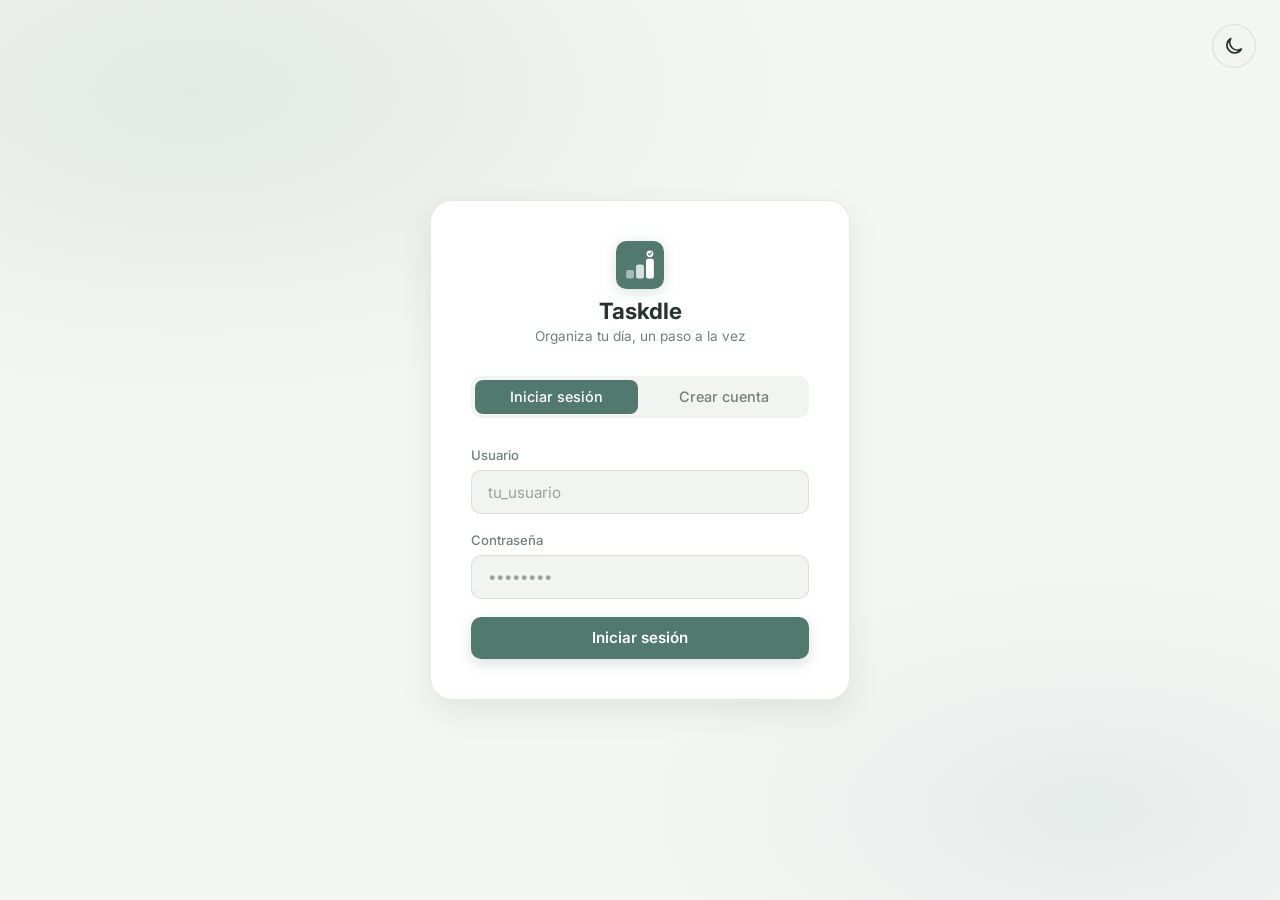
<file: frontend/public/index.html>
<!DOCTYPE html>
<html lang="es">

<head>
  <meta charset="UTF-8">
  <meta name="viewport" content="width=device-width, initial-scale=1.0">
  <title>Taskdle</title>
  <link rel="manifest" href="./manifest.json">
  <link rel="icon" href="./icon.svg" type="image/svg+xml">
  <link rel="apple-touch-icon" sizes="180x180" href="./apple-touch-icon.png">
  <meta name="apple-mobile-web-app-capable" content="yes">
  <meta name="apple-mobile-web-app-title" content="Taskdle">
  <meta name="theme-color" content="#f4f6f3">
  <link rel="preconnect" href="https://fonts.googleapis.com">
  <link href="https://fonts.googleapis.com/css2?family=Inter:wght@300;400;500;600;700&display=swap" rel="stylesheet">
  <link rel="stylesheet" href="./styles.css">
  <script src="./theme.js"></script>
</head>

<body>
  <svg xmlns="http://www.w3.org/2000/svg" aria-hidden="true" style="position:absolute;width:0;height:0;overflow:hidden">
    <symbol id="icon-moon" viewBox="0 0 24 24"><path d="M20.2 15.4A8.5 8.5 0 0 1 8.6 3.8 8.5 8.5 0 1 0 20.2 15.4Z"/></symbol>
    <symbol id="icon-sun" viewBox="0 0 24 24"><circle cx="12" cy="12" r="4"/><path d="M12 2v2m0 16v2M4.93 4.93l1.42 1.42m11.3 11.3 1.42 1.42M2 12h2m16 0h2M4.93 19.07l1.42-1.42m11.3-11.3 1.42-1.42"/></symbol>
    <symbol id="icon-logout" viewBox="0 0 24 24"><path d="M10 17l5-5-5-5m5 5H3"/><path d="M12 3h6a2 2 0 0 1 2 2v14a2 2 0 0 1-2 2h-6"/></symbol>
    <symbol id="icon-download" viewBox="0 0 24 24"><path d="M21 15v4a2 2 0 0 1-2 2H5a2 2 0 0 1-2-2v-4m4-5 5 5 5-5m-5 5V3"/></symbol>
    <symbol id="icon-printer" viewBox="0 0 24 24"><path d="M6 9V2h12v7M6 18H4a2 2 0 0 1-2-2v-5a2 2 0 0 1 2-2h16a2 2 0 0 1 2 2v5a2 2 0 0 1-2 2h-2"/><path d="M6 14h12v8H6z"/></symbol>
    <symbol id="icon-list" viewBox="0 0 24 24"><path d="M8 6h13M8 12h13M8 18h13M3 6h.01M3 12h.01M3 18h.01"/></symbol>
    <symbol id="icon-calendar" viewBox="0 0 24 24"><rect x="3" y="5" width="18" height="16" rx="2"/><path d="M16 3v4M8 3v4M3 11h18"/></symbol>
    <symbol id="icon-shuffle" viewBox="0 0 24 24"><path d="M16 3h5v5M4 20 21 3M21 16v5h-5M15 15l6 6M4 4l5 5"/></symbol>
    <symbol id="icon-more" viewBox="0 0 24 24"><path d="M5 12h.01M12 12h.01M19 12h.01"/></symbol>
    <symbol id="icon-alert" viewBox="0 0 24 24"><path d="m10.3 3.9-8 14A2 2 0 0 0 4 21h16a2 2 0 0 0 1.7-3.1l-8-14a2 2 0 0 0-3.4 0Z"/><path d="M12 9v4m0 4h.01"/></symbol>
    <symbol id="icon-filter" viewBox="0 0 24 24"><path d="M4 5h16l-6.5 7.5V19l-3 1v-7.5L4 5Z"/></symbol>
    <symbol id="icon-select" viewBox="0 0 24 24"><rect x="3" y="3" width="18" height="18" rx="3"/><path d="m8 12 3 3 5-6"/></symbol>
    <symbol id="icon-check" viewBox="0 0 24 24"><path d="m5 12 4 4L19 6"/></symbol>
    <symbol id="icon-edit" viewBox="0 0 24 24"><path d="m15 5 4 4M4 20l4-.8L19.6 7.6a2.1 2.1 0 0 0-3-3L5 16.2 4 20Z"/></symbol>
    <symbol id="icon-trash" viewBox="0 0 24 24"><path d="M3 6h18m-2 0-.9 14H5.9L5 6m4 0V4h6v2m-5 4v6m4-6v6"/></symbol>
    <symbol id="icon-plus" viewBox="0 0 24 24"><path d="M12 5v14m-7-7h14"/></symbol>
    <symbol id="icon-close" viewBox="0 0 24 24"><path d="m18 6-12 12M6 6l12 12"/></symbol>
    <symbol id="icon-clipboard" viewBox="0 0 24 24"><rect x="5" y="4" width="14" height="18" rx="2"/><path d="M9 4.5V3h6v1.5M9 10h6m-6 4h6"/></symbol>
    <symbol id="icon-calendar-date" viewBox="0 0 24 24"><rect x="3" y="5" width="18" height="16" rx="2"/><path d="M16 3v4M8 3v4M3 11h18m4 4h.01"/></symbol>
    <symbol id="icon-rotate" viewBox="0 0 24 24"><path d="M20 7v5h-5M4 17v-5h5"/><path d="M5.6 9A7 7 0 0 1 18 6l2 6M4 12l2 6a7 7 0 0 0 12.4-3"/></symbol>
    <symbol id="icon-repeat" viewBox="0 0 24 24"><path d="m17 2 4 4-4 4"/><path d="M3 11V9a3 3 0 0 1 3-3h15"/><path d="m7 22-4-4 4-4"/><path d="M21 13v2a3 3 0 0 1-3 3H3"/></symbol>
    <symbol id="icon-share" viewBox="0 0 24 24"><circle cx="18" cy="5" r="3"/><circle cx="6" cy="12" r="3"/><circle cx="18" cy="19" r="3"/><path d="m8.7 10.7 6.6-4.4m-6.6 7 6.6 4"/></symbol>
    <symbol id="icon-users" viewBox="0 0 24 24"><path d="M16 21v-2a4 4 0 0 0-4-4H6a4 4 0 0 0-4 4v2"/><circle cx="9" cy="7" r="4"/><path d="M22 21v-2a4 4 0 0 0-3-3.87M16 3.13a4 4 0 0 1 0 7.75"/></symbol>
    <symbol id="icon-bell" viewBox="0 0 24 24"><path d="M18 8a6 6 0 0 0-12 0c0 7-3 7-3 9h18c0-2-3-2-3-9m-8 13h4"/></symbol>
    <symbol id="icon-chevron-left" viewBox="0 0 24 24"><path d="m15 18-6-6 6-6"/></symbol>
    <symbol id="icon-chevron-right" viewBox="0 0 24 24"><path d="m9 18 6-6-6-6"/></symbol>
    <symbol id="icon-chevron-down" viewBox="0 0 24 24"><path d="m6 9 6 6 6-6"/></symbol>
  </svg>

  <!-- ── Auth Page ─────────────────────────────────────────────── -->
  <div id="auth-page">
    <button class="auth-theme-btn" id="btn-theme-auth" onclick="toggleTheme()" title="Cambiar tema" aria-label="Cambiar tema"><svg class="icon" aria-hidden="true"><use href="#icon-moon"></use></svg></button>
    <div class="auth-card">
      <div class="auth-logo">
        <img src="./icon.svg" class="logo-icon" alt="Taskdle logo" style="height: 3rem; margin: 0 auto 0.5rem;">
        <h1>Taskdle</h1>
        <p>Organiza tu día, un paso a la vez</p>
      </div>

      <div class="tab-bar">
        <button class="tab-btn active" id="tab-login" onclick="showTab('login')">Iniciar sesión</button>
        <button class="tab-btn" id="tab-registro" onclick="showTab('registro')">Crear cuenta</button>
      </div>

      <!-- Login -->
      <div id="panel-login">
        <div class="form-group">
          <label for="l-user">Usuario</label>
          <input type="text" id="l-user" placeholder="tu_usuario" autocomplete="username">
        </div>
        <div class="form-group">
          <label for="l-pass">Contraseña</label>
          <input type="password" id="l-pass" placeholder="••••••••" autocomplete="current-password">
        </div>
        <button class="btn btn-primary" id="btn-login" onclick="doLogin()">
          <span id="login-label">Iniciar sesión</span>
        </button>
        <div class="err-msg" id="err-login"></div>
      </div>

      <!-- Registro -->
      <div id="panel-registro" style="display:none">
        <div class="form-group">
          <label for="r-user">Usuario (mín. 3 caracteres)</label>
          <input type="text" id="r-user" placeholder="nuevo_usuario" autocomplete="username">
        </div>
        <div class="form-group">
          <label for="r-pass">Contraseña (mín. 4 caracteres)</label>
          <input type="password" id="r-pass" placeholder="••••••••" autocomplete="new-password">
        </div>
        <div class="form-group">
          <label for="r-pass2">Confirmar contraseña</label>
          <input type="password" id="r-pass2" placeholder="••••••••" autocomplete="new-password">
        </div>
        <button class="btn btn-primary" id="btn-registro" onclick="doRegistro()">
          <span id="registro-label">Crear cuenta</span>
        </button>
        <div class="err-msg" id="err-registro"></div>
      </div>
    </div>
  </div>

  <!-- ── Modal Grupos ────────────────────────────────────────── -->
  <div class="modal-overlay" id="groups-modal-overlay">
    <div class="modal">
      <div class="modal-header">
        <h3>Grupos y amigos</h3>
        <button class="btn-close" onclick="closeGroupsModal()" aria-label="Cerrar"><svg class="icon" aria-hidden="true"><use href="#icon-close"></use></svg></button>
      </div>
      <div class="modal-form">
        <div class="form-group">
          <label for="group-name">Crear grupo</label>
          <div class="form-row" style="grid-template-columns:minmax(0,1fr) auto">
            <input type="text" id="group-name" placeholder="Familia, Trabajo...">
            <button class="btn-primary-modal" type="button" onclick="crearGrupo()" style="padding:.72rem 1rem">Crear</button>
          </div>
        </div>
        <div id="groups-list" style="display:flex;flex-direction:column;gap:.7rem;margin-top:1rem"></div>
      </div>
    </div>
  </div>

  <!-- ── Modal Compartir Tarea ───────────────────────────────── -->
  <div class="modal-overlay" id="share-modal-overlay">
    <div class="modal">
      <div class="modal-header">
        <h3>Compartir tarea</h3>
        <button class="btn-close" onclick="closeShareModal()" aria-label="Cerrar"><svg class="icon" aria-hidden="true"><use href="#icon-close"></use></svg></button>
      </div>
      <div class="modal-form">
        <div class="form-group">
          <label for="share-user">Usuario individual</label>
          <div class="form-row" style="grid-template-columns:minmax(0,1fr) auto">
            <input type="text" id="share-user" placeholder="Nombre de usuario">
            <button class="btn-primary-modal" type="button" onclick="compartirTareaUsuario()" style="padding:.72rem 1rem">Enviar</button>
          </div>
        </div>
        <div class="form-group" style="margin-top:1rem">
          <label for="share-group">Compartir con un grupo</label>
          <select id="share-group"></select>
        </div>
        <div class="modal-actions">
          <button class="btn-secondary" onclick="closeShareModal()">Cancelar</button>
          <button class="btn-primary-modal" id="share-group-btn" onclick="compartirTareaGrupo()">Compartir con grupo</button>
        </div>
      </div>
    </div>
  </div>

  <!-- ── Dashboard ─────────────────────────────────────────────── -->
  <div id="dashboard-page" data-view="list">
    <header>
      <div class="header-left">
        <img src="./icon.svg" class="logo" alt="Taskdle logo" style="height: 1.6rem;">
        <h2>Taskdle</h2>
      </div>
      <details class="header-view-menu" id="header-view-menu">
        <summary class="header-view-summary" id="header-view-summary" aria-label="Cambiar vista" title="Cambiar vista">
          <span id="current-view-label">Lista</span>
          <svg class="icon" aria-hidden="true"><use href="#icon-chevron-down"></use></svg>
        </summary>
        <div class="header-view-options" role="group" aria-label="Otras vistas">
          <button class="header-view-option" id="view-option-list" type="button" data-view="list" onclick="showView('list')" hidden><svg class="icon" aria-hidden="true"><use href="#icon-list"></use></svg> Lista</button>
          <button class="header-view-option" id="view-option-calendar" type="button" data-view="calendar" onclick="showView('calendar')"><svg class="icon" aria-hidden="true"><use href="#icon-calendar"></use></svg> Calendario</button>
          <button class="header-view-option" id="view-option-roulette" type="button" data-view="ruleta" onclick="showView('ruleta')"><svg class="icon" aria-hidden="true"><use href="#icon-shuffle"></use></svg> Ruleta</button>
        </div>
      </details>
      <div class="header-right">
        <div class="user-menu" id="user-menu">
          <button class="user-badge" id="user-menu-trigger" type="button" aria-expanded="false" aria-controls="user-menu-dropdown" onclick="toggleUserMenu()">
            <span class="avatar" id="user-avatar">U</span>
            <span class="name" id="user-name-label">Usuario</span>
            <svg class="icon user-menu-chevron" aria-hidden="true"><use href="#icon-chevron-down"></use></svg>
          </button>
          <div class="user-menu-dropdown" id="user-menu-dropdown">
            <div class="user-menu-heading" id="user-menu-heading">Usuario</div>
            <button class="user-menu-item" id="btn-theme" type="button" onclick="toggleTheme()"><svg class="icon" aria-hidden="true"><use href="#icon-moon"></use></svg><span>Tema</span></button>
            <button class="user-menu-item" type="button" onclick="toggleUserMenu(true); openGroupsModal()"><svg class="icon" aria-hidden="true"><use href="#icon-users"></use></svg><span>Grupos y amigos</span></button>
            <button class="user-menu-item logout" type="button" onclick="doLogout()"><svg class="icon" aria-hidden="true"><use href="#icon-logout"></use></svg><span>Cerrar sesión</span></button>
          </div>
        </div>
      </div>
    </header>

    <section class="upcoming-section" id="upcoming-section" aria-labelledby="upcoming-title">
      <h3 class="upcoming-title" id="upcoming-title">Próximos 7 días</h3>
      <div class="upcoming-days" id="upcoming-days"></div>
    </section>

    <div class="dashboard-controls">
      <details class="filters-disclosure" id="filters-disclosure">
        <summary class="filters-summary dashboard-icon-trigger" aria-label="Abrir filtros y acciones" title="Filtros">
          <svg class="icon" aria-hidden="true"><use href="#icon-filter"></use></svg>
        </summary>
        <div class="filters">
          <button class="filter-btn active" data-filter="ALL" onclick="setFilter(this)">Todas</button>
          <button class="filter-btn" data-filter="PENDIENTE" onclick="setFilter(this)">Pendientes</button>
          <button class="filter-btn" data-filter="EN_PROGRESO" onclick="setFilter(this)">En progreso</button>
          <button class="filter-btn" data-filter="COMPLETADA" onclick="setFilter(this)">Completadas</button>
          <button class="filter-btn" data-filter="VENCIDA" onclick="setFilter(this)"><svg class="icon" aria-hidden="true"><use href="#icon-alert"></use></svg> Vencidas</button>
          <button class="filter-btn" id="btn-toggle-select" onclick="toggleSelectMode()"><svg class="icon" aria-hidden="true"><use href="#icon-select"></use></svg> Seleccionar</button>
          <button class="filter-btn" id="btn-select-all" onclick="seleccionarTodas()" style="display: none;"><svg class="icon" aria-hidden="true"><use href="#icon-check"></use></svg> Todas</button>
          <div class="bulk-action-bar" id="bulk-action-bar" style="display:none;">
            <button class="btn-bulk-delete" onclick="borrarSeleccionadas()"><svg class="icon" aria-hidden="true"><use href="#icon-trash"></use></svg> Borrar (<span id="bulk-count">0</span>)</button>
          </div>
        </div>
      </details>

      <details class="view-actions" id="view-actions">
        <summary class="view-actions-summary dashboard-icon-trigger" aria-label="Abrir exportación" title="Exportar tareas">
          <svg class="icon" aria-hidden="true"><use href="#icon-more"></use></svg>
        </summary>
        <div class="view-actions-menu">
          <div class="view-actions-group" role="group" aria-label="Exportar tareas">
            <button class="view-btn" onclick="exportarCSV(); closeViewActions()"><svg class="icon" aria-hidden="true"><use href="#icon-download"></use></svg> CSV</button>
            <button class="view-btn" onclick="exportarPDF(); closeViewActions()"><svg class="icon" aria-hidden="true"><use href="#icon-printer"></use></svg> PDF</button>
          </div>
        </div>
      </details>
    </div>

    <div class="main-content" id="list-view">
      <div class="task-grid" id="task-grid"></div>
    </div>

    <!-- ── Calendar View ──────────────────────────────────────── -->
    <div id="calendar-view">
      <div class="cal-toolbar">
        <div class="cal-nav">
          <button class="cal-arrow" onclick="navigateCalendar(-1)" aria-label="Periodo anterior"><svg class="icon" aria-hidden="true"><use href="#icon-chevron-left"></use></svg></button>
          <h3 id="cal-title">Calendario</h3>
          <button class="cal-arrow" onclick="navigateCalendar(1)" aria-label="Periodo siguiente"><svg class="icon" aria-hidden="true"><use href="#icon-chevron-right"></use></svg></button>
        </div>
        <div class="cal-view-switch" role="group" aria-label="Vista del calendario">
          <button class="cal-view-btn active" type="button" data-calendar-mode="month" aria-pressed="true" onclick="setCalendarMode('month')">Mes</button>
          <button class="cal-view-btn" type="button" data-calendar-mode="week" aria-pressed="false" onclick="setCalendarMode('week')">Semana</button>
          <button class="cal-view-btn" type="button" data-calendar-mode="day" aria-pressed="false" onclick="setCalendarMode('day')">Día</button>
        </div>
      </div>
      <div class="cal-weekdays" id="cal-weekdays">
        <div class="cal-weekday">Lun</div>
        <div class="cal-weekday">Mar</div>
        <div class="cal-weekday">Mié</div>
        <div class="cal-weekday">Jue</div>
        <div class="cal-weekday">Vie</div>
        <div class="cal-weekday">Sáb</div>
        <div class="cal-weekday">Dom</div>
      </div>
      <div class="cal-grid" id="cal-grid"></div>
    </div>

    <!-- ── Ruleta View ──────────────────────────────────────── -->
    <div id="ruleta-view">
      <div class="ruleta-container">
        <button class="btn-ruleta" id="btn-spin" onclick="tirarRuleta()"><svg class="icon" aria-hidden="true"><use href="#icon-rotate"></use></svg> Tirar Ruleta</button>
        <div class="ruleta-result" id="ruleta-result">
          <div class="empty-state" style="padding:2rem 0"><svg class="empty-icon icon" aria-hidden="true"><use href="#icon-shuffle"></use></svg><p>Gira la ruleta para obtener tu próxima tarea.</p></div>
        </div>
      </div>
    </div>

    <!-- FAB -->
    <button class="fab" id="fab-btn" onclick="openModal()" title="Nueva tarea" aria-label="Nueva tarea"><svg class="icon" aria-hidden="true"><use href="#icon-plus"></use></svg></button>
  </div>

  <!-- ── Modal Nueva Tarea ──────────────────────────────────────── -->
  <div class="modal-overlay" id="modal-overlay">
    <div class="modal" role="dialog" aria-modal="true" aria-labelledby="modal-title" aria-describedby="modal-subtitle">
      <div class="sheet-handle-area" onpointerdown="startModalSheetDrag(event)" aria-hidden="true">
        <span></span>
      </div>
      <div class="modal-header">
        <div class="modal-heading">
          <span class="modal-mark"><svg class="icon" aria-hidden="true"><use href="#icon-check"></use></svg></span>
          <div>
            <h3 id="modal-title">Nueva tarea</h3>
            <p class="modal-subtitle" id="modal-subtitle">Anota el siguiente paso, sin complicarlo.</p>
          </div>
        </div>
        <button class="btn-close" onclick="closeModal()" aria-label="Cerrar"><svg class="icon" aria-hidden="true"><use href="#icon-close"></use></svg></button>
      </div>
      <div class="modal-form">
        <div class="form-group task-title-group">
          <label for="m-titulo">Tarea *</label>
          <input type="text" id="m-titulo" placeholder="¿Qué necesitas hacer?">
        </div>
        <div class="form-row task-core-row">
          <div class="form-group">
            <label for="m-tipo">Tipo</label>
            <select id="m-tipo" onchange="toggleFecha()">
              <option value="SIMPLE">Tarea simple</option>
              <option value="FECHA">Con fecha límite</option>
            </select>
          </div>
          <div class="form-group">
            <label for="m-prio">Prioridad</label>
            <select id="m-prio">
              <option value="ALTA">Alta</option>
              <option value="MEDIA" selected>Media</option>
              <option value="BAJA">Baja</option>
            </select>
          </div>
        </div>
        <div class="form-group fecha-row" id="fecha-row">
          <label for="m-fecha">Fecha límite *</label>
          <div class="form-row deadline-inputs">
            <input type="date" id="m-fecha">
            <input type="time" id="m-hora" value="23:59">
          </div>
        </div>
        <div class="form-group" id="repeticion-row" style="display:none">
          <label for="m-recurrencia">Repetir tarea</label>
          <select id="m-recurrencia">
            <option value="">No repetir</option>
            <option value="DIARIA">Cada día</option>
            <option value="SEMANAL">Cada semana</option>
            <option value="MENSUAL">Cada mes</option>
          </select>
          <small class="form-hint">Se programan las próximas 12 ocurrencias; al completar una se añade otra.</small>
        </div>
        <div class="task-options-heading">Opcional</div>
        <div class="task-extra-list">
          <details class="task-extra-item" id="planning-extra-item">
            <summary>
              <span class="extra-icon"><svg class="icon" aria-hidden="true"><use href="#icon-calendar"></use></svg></span>
              <span class="extra-copy"><strong>Planificación</strong><small>Reserva un bloque, separado de la fecha límite</small></span>
              <svg class="icon extra-chevron" aria-hidden="true"><use href="#icon-chevron-down"></use></svg>
            </summary>
            <div class="task-extra-content">
              <div class="form-row">
                <div class="form-group">
                  <label for="m-inicio-programado">Inicio</label>
                  <input type="datetime-local" id="m-inicio-programado">
                </div>
                <div class="form-group">
                  <label for="m-fin-programado">Fin</label>
                  <input type="datetime-local" id="m-fin-programado">
                </div>
              </div>
              <small class="form-hint">Al completar ambos campos, la tarea aparecerá en este horario del calendario.</small>
            </div>
          </details>
          <details class="task-extra-item">
            <summary>
              <span class="extra-icon"><svg class="icon" aria-hidden="true"><use href="#icon-clipboard"></use></svg></span>
              <span class="extra-copy"><strong>Descripción</strong><small>Contexto, notas o información útil</small></span>
              <svg class="icon extra-chevron" aria-hidden="true"><use href="#icon-chevron-down"></use></svg>
            </summary>
            <div class="task-extra-content">
              <label for="m-desc">Notas de la tarea</label>
              <textarea class="task-description-input" id="m-desc" placeholder="Añade aquí los detalles que quieras recordar..." rows="4"></textarea>
            </div>
          </details>
          <details class="task-extra-item">
            <summary>
              <span class="extra-icon"><svg class="icon" aria-hidden="true"><use href="#icon-share"></use></svg></span>
              <span class="extra-copy"><strong>Compartir</strong><small>Invita a otras personas a colaborar</small></span>
              <svg class="icon extra-chevron" aria-hidden="true"><use href="#icon-chevron-down"></use></svg>
            </summary>
            <div class="task-extra-content">
              <div class="form-group">
                <label for="m-compartir">Usuarios</label>
                <input type="text" id="m-compartir" placeholder="Escribe los nombres separados por comas">
              </div>
            </div>
          </details>
          <details class="task-extra-item">
            <summary>
              <span class="extra-icon"><svg class="icon" aria-hidden="true"><use href="#icon-list"></use></svg></span>
              <span class="extra-copy"><strong>Subtareas</strong><small>Divide el trabajo en pasos pequeños</small></span>
              <svg class="icon extra-chevron" aria-hidden="true"><use href="#icon-chevron-down"></use></svg>
            </summary>
            <div class="task-extra-content">
              <div class="form-group" id="subtareas-container">
                <label>Pasos de la tarea</label>
                <div id="subtareas-list"></div>
                <button type="button" class="btn-secondary add-subtask-btn" onclick="addSubtareaInput()"><svg class="icon" aria-hidden="true"><use href="#icon-plus"></use></svg> Añadir paso</button>
              </div>
            </div>
          </details>
        </div>
      </div>
      <div class="modal-footer">
        <div class="err-msg" id="err-modal"></div>
        <div class="modal-actions">
          <button class="btn-secondary" onclick="closeModal()">Cancelar</button>
          <button class="btn-primary-modal" id="btn-crear" onclick="doGuardarTarea()"><svg class="icon" aria-hidden="true"><use href="#icon-check"></use></svg> Crear tarea</button>
        </div>
      </div>
    </div>
  </div>

  <!-- ── Toast container ───────────────────────────────────────── -->
  <div class="toast-container" id="toast-container"></div>

  <script src="./app.js"></script>
</body>

</html>
</file>
<file: frontend/public/styles.css>
*,
    *::before,
    *::after {
      box-sizing: border-box;
      margin: 0;
      padding: 0;
    }

    :root {
      color-scheme: light;
      --bg: #f4f6f3;
      --surface: #ffffff;
      --surface2: #f1f4f1;
      --surface3: #e3e9e4;
      --primary: #52796f;
      --primary-h: #3f6258;
      --on-primary: #ffffff;
      --cyan: #5f8490;
      --success: #54806c;
      --warning: #a77a3b;
      --danger: #b76b67;
      --text: #26332e;
      --muted: #73817a;
      --border: rgba(55, 75, 65, 0.12);
      --glass: rgba(82, 121, 111, 0.045);
      --radius: 14px;
      --shadow: 0 12px 32px rgba(43, 61, 52, 0.09);
    }

    :root[data-theme="dark"] {
      color-scheme: dark;
      --bg: #202a27;
      --surface: #283430;
      --surface2: #313e39;
      --surface3: #40504a;
      --primary: #92b4a7;
      --primary-h: #aec8bd;
      --on-primary: #20302a;
      --cyan: #91b6bf;
      --success: #91b8a0;
      --warning: #d0ae79;
      --danger: #d99a91;
      --text: #e4ebe6;
      --muted: #a1b0a8;
      --border: rgba(225, 238, 229, 0.12);
      --glass: rgba(225, 238, 229, 0.045);
      --shadow: 0 12px 32px rgba(8, 15, 11, 0.22);
    }

    body {
      font-family: 'Inter', sans-serif;
      background: var(--bg);
      color: var(--text);
      min-height: 100vh;
      overflow-x: hidden;
    }

    html.theme-switching,
    html.theme-switching *,
    html.theme-switching *::before,
    html.theme-switching *::after {
      transition: background-color 0.4s ease, border-color 0.4s ease, color 0.4s ease, box-shadow 0.4s ease !important;
    }

    /* ── Scrollbar ── */
    ::-webkit-scrollbar {
      width: 6px;
    }

    ::-webkit-scrollbar-track {
      background: transparent;
    }

    ::-webkit-scrollbar-thumb {
      background: var(--surface3);
      border-radius: 99px;
    }

    /* ── Auth Page ─────────────────────────────────────────────── */
    #auth-page {
      position: relative;
      min-height: 100vh;
      display: flex;
      align-items: center;
      justify-content: center;
      background: var(--bg);
      padding: 1rem;
    }

    .auth-theme-btn {
      position: absolute;
      top: 1.5rem;
      right: 1.5rem;
      background: var(--surface2);
      border: 1px solid var(--border);
      border-radius: 50%;
      width: 44px;
      height: 44px;
      display: flex;
      align-items: center;
      justify-content: center;
      color: var(--text);
      cursor: pointer;
      transition: all .2s;
      font-size: 1.3rem;
      z-index: 10;
    }

    .auth-theme-btn:hover {
      border-color: var(--primary);
      transform: scale(1.05);
      box-shadow: 0 4px 12px rgba(55, 91, 77, 0.12);
    }

    .auth-card {
      background: var(--surface);
      border: 1px solid var(--border);
      border-radius: 20px;
      padding: 2.5rem;
      width: 100%;
      max-width: 420px;
      box-shadow: var(--shadow);
      animation: fadeUp 0.5s ease;
    }

    @keyframes fadeUp {
      from {
        opacity: 0;
        transform: translateY(24px);
      }

      to {
        opacity: 1;
        transform: translateY(0);
      }
    }

    .auth-logo {
      text-align: center;
      margin-bottom: 2rem;
    }

    .auth-logo .logo-icon {
      display: block;
      margin-bottom: .5rem;
      filter: drop-shadow(0 3px 8px rgba(55, 91, 77, 0.18));
    }

    .auth-logo h1 {
      font-size: 1.4rem;
      font-weight: 700;
      color: var(--text);
    }

    .auth-logo p {
      font-size: .85rem;
      color: var(--muted);
      margin-top: .2rem;
    }

    .tab-bar {
      display: flex;
      background: var(--surface2);
      border-radius: 10px;
      padding: 4px;
      margin-bottom: 1.8rem;
      gap: 4px;
    }

    .tab-btn {
      flex: 1;
      padding: .55rem 0;
      border: none;
      border-radius: 8px;
      background: transparent;
      color: var(--muted);
      font-family: inherit;
      font-size: .9rem;
      font-weight: 500;
      cursor: pointer;
      transition: all .25s;
    }

    .tab-btn.active {
      background: var(--primary);
      color: #fff;
      box-shadow: none;
    }

    .form-group {
      margin-bottom: 1.1rem;
    }

    .form-group label {
      display: block;
      font-size: .82rem;
      font-weight: 500;
      color: var(--muted);
      margin-bottom: .45rem;
    }

    .form-hint {
      display: block;
      margin-top: .4rem;
      color: var(--muted);
      font-size: .75rem;
      line-height: 1.4;
    }

    .form-group input {
      width: 100%;
      padding: .72rem 1rem;
      background: var(--surface2);
      border: 1px solid var(--border);
      border-radius: 10px;
      color: var(--text);
      font-family: inherit;
      font-size: .95rem;
      outline: none;
      transition: border-color .2s, box-shadow .2s;
    }

    .form-group input:focus {
      border-color: var(--primary);
      box-shadow: 0 0 0 3px rgba(82, 121, 111, 0.16);
    }

    .form-group input::placeholder {
      color: var(--muted);
      opacity: .7;
    }

    .btn {
      display: inline-flex;
      align-items: center;
      justify-content: center;
      gap: .5rem;
      padding: .72rem 1.4rem;
      border: none;
      border-radius: 10px;
      font-family: inherit;
      font-size: .95rem;
      font-weight: 600;
      cursor: pointer;
      transition: all .2s;
    }

    .btn-primary {
      background: var(--primary);
      color: #fff;
      width: 100%;
      box-shadow: 0 5px 14px rgba(55, 91, 77, 0.18);
    }

    .btn-primary:hover {
      transform: translateY(-1px);
      box-shadow: 0 7px 18px rgba(55, 91, 77, 0.22);
    }

    .btn-primary:active {
      transform: translateY(0);
    }

    .btn-primary:disabled {
      opacity: .6;
      cursor: not-allowed;
      transform: none;
    }

    .err-msg {
      background: rgba(183, 107, 103, 0.1);
      border: 1px solid rgba(183, 107, 103, 0.28);
      border-radius: 8px;
      padding: .65rem 1rem;
      font-size: .85rem;
      color: var(--danger);
      margin-top: 1rem;
      display: none;
    }

    .err-msg.visible {
      display: block;
    }

    /* ── Dashboard ─────────────────────────────────────────────── */
    #dashboard-page {
      display: none;
      min-height: 100vh;
      flex-direction: column;
    }

    header {
      background: var(--surface);
      border-bottom: 1px solid var(--border);
      padding: 1rem 1.8rem;
      display: grid;
      grid-template-columns: minmax(0, 1fr) auto minmax(0, 1fr);
      gap: .75rem;
      align-items: center;
      position: sticky;
      top: 0;
      z-index: 100;
      backdrop-filter: blur(12px);
    }

    .header-left {
      grid-column: 1;
      display: flex;
      min-width: 0;
      align-items: center;
      gap: .8rem;
    }

    .header-right {
      grid-column: 3;
      display: flex;
      min-width: 0;
      align-items: center;
      justify-self: end;
      gap: .5rem;
    }

    .header-view-menu {
      position: relative;
      z-index: 130;
      grid-column: 2;
      justify-self: center;
    }

    .header-view-summary {
      display: inline-flex;
      min-height: 40px;
      align-items: center;
      justify-content: center;
      gap: .55rem;
      padding: .45rem .8rem;
      border: 1px solid var(--border);
      border-radius: 10px;
      background: var(--surface);
      color: var(--text);
      font: inherit;
      font-size: .9rem;
      font-weight: 600;
      cursor: pointer;
      list-style: none;
      white-space: nowrap;
      transition: background-color .18s ease, border-color .18s ease, color .18s ease;
    }

    .header-view-summary::-webkit-details-marker {
      display: none;
    }

    .header-view-summary:hover,
    .header-view-menu[open] .header-view-summary {
      border-color: var(--primary);
      background: var(--surface2);
      color: var(--primary);
    }

    .header-view-summary .icon {
      width: 16px;
      height: 16px;
      color: var(--muted);
      transition: transform .18s ease;
    }

    .header-view-menu[open] .header-view-summary .icon {
      transform: rotate(180deg);
    }

    .header-view-summary:focus-visible {
      outline: 2px solid var(--primary);
      outline-offset: 2px;
    }

    .header-view-options {
      position: absolute;
      top: calc(100% + .5rem);
      left: 50%;
      z-index: 130;
      display: flex;
      width: max-content;
      min-width: 170px;
      flex-direction: column;
      gap: .25rem;
      padding: .45rem;
      transform: translateX(-50%);
      border: 1px solid var(--border);
      border-radius: 12px;
      background: var(--surface);
      box-shadow: var(--shadow);
    }

    .header-view-menu:not([open]) .header-view-options {
      display: none;
    }

    .header-view-option {
      display: flex;
      min-height: 40px;
      align-items: center;
      gap: .55rem;
      padding: .5rem .65rem;
      border: 0;
      border-radius: 8px;
      background: transparent;
      color: var(--text);
      font: inherit;
      font-size: .86rem;
      text-align: left;
      cursor: pointer;
    }

    .header-view-option[hidden] {
      display: none;
    }

    .header-view-option:hover {
      background: var(--surface2);
      color: var(--primary);
    }

    .header-view-option .icon {
      width: 16px;
      height: 16px;
      color: var(--muted);
    }

    .header-left .logo {
      font-size: 1.6rem;
      filter: drop-shadow(0 3px 8px rgba(55, 91, 77, 0.18));
    }

    .header-left h2 {
      font-size: 1.1rem;
      font-weight: 700;
    }

    .header-left h2 span {
      color: var(--primary);
    }

    .user-badge {
      display: inline-flex;
      align-items: center;
      gap: .6rem;
      background: transparent;
      border: 0;
      padding: .45rem .9rem;
      color: var(--text);
      font: inherit;
      cursor: pointer;
      transition: border-color .2s, background-color .2s;
    }

    .user-badge:hover,
    .user-menu.open .user-badge {
      background: transparent;
    }

    .user-badge:focus-visible {
      outline: 2px solid var(--primary);
      outline-offset: 2px;
    }

    .user-menu {
      position: relative;
    }

    .user-menu-chevron {
      width: 14px;
      height: 14px;
      color: var(--muted);
      transition: transform .18s ease;
    }

    .user-menu.open .user-menu-chevron {
      transform: rotate(180deg);
    }

    .user-menu-dropdown {
      position: absolute;
      top: calc(100% + .55rem);
      right: 0;
      z-index: 120;
      display: none;
      width: min(250px, calc(100vw - 2rem));
      padding: .55rem;
      background: var(--surface);
      border: 1px solid var(--border);
      border-radius: 14px;
      box-shadow: var(--shadow);
    }

    .user-menu.open .user-menu-dropdown {
      display: flex;
      flex-direction: column;
      gap: .25rem;
    }

    .user-menu-heading {
      padding: .55rem .65rem .7rem;
      border-bottom: 1px solid var(--border);
      font-size: .82rem;
      font-weight: 600;
      overflow-wrap: anywhere;
    }

    .user-menu-item {
      display: flex;
      align-items: center;
      gap: .65rem;
      width: 100%;
      min-height: 42px;
      padding: .55rem .65rem;
      border: 0;
      border-radius: 9px;
      background: transparent;
      color: var(--text);
      font: inherit;
      font-size: .84rem;
      text-align: left;
      cursor: pointer;
    }

    .user-menu-item:hover {
      background: var(--surface2);
    }

    .user-menu-item .icon {
      width: 17px;
      height: 17px;
      color: var(--muted);
    }

    .user-menu-item.logout {
      color: var(--danger);
    }

    .user-menu-item.logout .icon {
      color: var(--danger);
    }

    @media (max-width: 480px) {
      .user-badge .name {
        display: none;
      }
    }

    .user-badge .avatar {
      width: 28px;
      height: 28px;
      background: linear-gradient(135deg, var(--primary), var(--cyan));
      border-radius: 50%;
      display: flex;
      align-items: center;
      justify-content: center;
      font-size: .75rem;
      font-weight: 700;
      color: #fff;
    }

    .user-badge .name {
      font-size: .88rem;
      font-weight: 500;
    }

    .btn-logout {
      background: transparent;
      border: 1px solid var(--border);
      border-radius: 8px;
      padding: .45rem .9rem;
      color: var(--muted);
      font-family: inherit;
      font-size: .82rem;
      cursor: pointer;
      transition: all .2s;
      margin-left: .6rem;
    }

    .btn-logout:hover {
      border-color: var(--danger);
      color: var(--danger);
    }

    .upcoming-section {
      padding: .7rem 1.8rem .65rem;
    }

    .upcoming-title {
      margin-bottom: .5rem;
      font-size: .9rem;
      font-weight: 650;
    }

    .upcoming-days {
      display: grid;
      grid-template-columns: repeat(7, minmax(0, 1fr));
      gap: .55rem;
    }

    .upcoming-days.task-dragging {
      scroll-snap-type: none;
    }

    .upcoming-day {
      min-width: 0;
      padding: .55rem .6rem;
      background: var(--surface);
      border: 1px solid var(--border);
      border-radius: 10px;
    }

    .upcoming-day[role="button"] {
      cursor: pointer;
    }

    .upcoming-day[role="button"]:hover,
    .upcoming-day[role="button"]:focus-visible {
      border-color: var(--primary);
      outline: none;
    }

    .upcoming-day.drag-over {
      border-color: var(--primary);
      background: rgba(82, 121, 111, 0.12);
      box-shadow: 0 0 0 2px rgba(82, 121, 111, 0.2) inset;
    }

    .upcoming-day.today {
      border-color: var(--primary);
      background: var(--surface2);
    }

    .upcoming-day-header {
      display: flex;
      align-items: center;
      justify-content: space-between;
      gap: .4rem;
      margin-bottom: .2rem;
    }

    .upcoming-day-header h4 {
      font-size: .77rem;
      font-weight: 650;
      text-transform: capitalize;
    }

    .upcoming-day-header time {
      color: var(--muted);
      font-size: .66rem;
    }

    .upcoming-day-count {
      display: grid;
      place-items: center;
      flex: 0 0 1.25rem;
      width: 1.25rem;
      height: 1.25rem;
      border-radius: 50%;
      background: var(--surface3);
      color: var(--muted);
      font-size: .66rem;
      font-weight: 650;
    }

    .upcoming-day.today .upcoming-day-count {
      background: var(--primary);
      color: var(--on-primary);
    }

    .upcoming-task-list {
      list-style: none;
    }

    .upcoming-task {
      display: flex;
      flex-direction: column;
      align-items: flex-start;
      gap: .16rem;
      margin-top: .2rem;
      padding: .35rem .4rem;
      border-radius: 6px;
      cursor: grab;
      user-select: none;
    }

    .upcoming-task.alta {
      background: rgba(183, 107, 103, 0.13);
      color: var(--danger);
    }

    .upcoming-task.media {
      background: rgba(167, 122, 59, 0.14);
      color: var(--warning);
    }

    .upcoming-task.baja {
      background: rgba(84, 128, 108, 0.13);
      color: var(--success);
    }

    .upcoming-task:active {
      cursor: grabbing;
    }

    .upcoming-task-title {
      width: 100%;
      font-size: .76rem;
      font-weight: 600;
      line-height: 1.35;
      overflow-wrap: anywhere;
    }

    .upcoming-task-meta {
      display: flex;
      align-items: center;
      gap: .35rem;
    }

    .upcoming-task-time {
      color: currentColor;
      font-size: .62rem;
      font-weight: 650;
    }

    .upcoming-task-state {
      color: var(--muted);
      font-size: .62rem;
    }

    .upcoming-more-count {
      display: inline-block;
      margin-top: .3rem;
      padding: 0 .2rem;
      border: 0;
      background: transparent;
      color: var(--muted);
      font: inherit;
      font-size: .62rem;
      font-weight: 700;
      line-height: 1;
      cursor: pointer;
    }

    .upcoming-more-count:hover,
    .cal-more-count:hover {
      color: var(--primary);
      text-decoration: underline;
    }

    .upcoming-more-count:focus-visible,
    .cal-more-count:focus-visible {
      color: var(--primary);
      outline: 2px solid var(--primary);
      outline-offset: 2px;
    }

    .upcoming-task.completed .upcoming-task-title {
      color: var(--muted);
      text-decoration: line-through;
    }

    .upcoming-empty {
      padding: .45rem 0 .1rem;
      color: var(--muted);
      font-size: .68rem;
    }

    /* Main content */
    .main-content {
      padding: 1.5rem 1.8rem;
      flex: 1;
    }

    /* Filters */
    .filters-disclosure {
      position: relative;
      z-index: 20;
      width: max-content;
      margin: 0;
    }

    .filters {
      display: flex;
      position: absolute;
      top: calc(100% + .45rem);
      left: 0;
      z-index: 120;
      flex-direction: column;
      align-items: stretch;
      gap: .3rem;
      flex-wrap: nowrap;
      width: min(240px, calc(100vw - 2rem));
      max-height: min(70vh, 480px);
      overflow-y: auto;
      padding: .55rem;
      background: var(--surface);
      border: 1px solid var(--border);
      border-radius: 12px;
      box-shadow: var(--shadow);
    }

    .filters-disclosure:not([open]) .filters {
      display: none;
    }

    .dashboard-controls {
      position: relative;
      z-index: 40;
      display: flex;
      align-items: center;
      justify-content: space-between;
      padding: .6rem 1.8rem .2rem;
    }

    .view-actions {
      position: relative;
      z-index: 20;
      width: max-content;
      margin-left: auto;
    }

    .dashboard-icon-trigger {
      display: inline-flex;
      align-items: center;
      justify-content: center;
      width: 42px;
      height: 42px;
      border: 1px solid var(--border);
      border-radius: 10px;
      background: var(--surface);
      color: var(--muted);
      cursor: pointer;
      list-style: none;
      font: inherit;
      transition: background-color .18s ease, border-color .18s ease, color .18s ease;
    }

    .dashboard-icon-trigger::-webkit-details-marker {
      display: none;
    }

    .dashboard-icon-trigger .icon {
      width: 18px;
      height: 18px;
    }

    .dashboard-icon-trigger:hover,
    .filters-disclosure[open] > .dashboard-icon-trigger,
    .view-actions[open] > .dashboard-icon-trigger {
      border-color: var(--primary);
      background: var(--surface2);
      color: var(--primary);
    }

    .dashboard-icon-trigger:focus-visible {
      outline: 2px solid var(--primary);
      outline-offset: 2px;
    }

    .filters .filter-btn {
      display: flex;
      align-items: center;
      justify-content: flex-start;
      width: 100%;
      padding: .6rem .7rem;
      border-radius: 8px;
      text-align: left;
    }

    .bulk-action-bar {
      width: 100%;
    }

    .view-actions-menu {
      position: absolute;
      top: calc(100% + .45rem);
      right: 0;
      z-index: 120;
      display: flex;
      flex-direction: column;
      gap: .3rem;
      width: min(230px, calc(100vw - 2rem));
      padding: .55rem;
      background: var(--surface);
      border: 1px solid var(--border);
      border-radius: 12px;
      box-shadow: var(--shadow);
    }

    .view-actions:not([open]) .view-actions-menu {
      display: none;
    }

    .view-actions-group {
      display: flex;
      flex-direction: column;
      gap: .25rem;
    }

    .view-actions-group + .view-actions-group {
      padding-top: .4rem;
      border-top: 1px solid var(--border);
    }

    .filter-btn {
      padding: .4rem .9rem;
      border-radius: 99px;
      border: 1px solid var(--border);
      background: var(--glass);
      color: var(--muted);
      font-family: inherit;
      font-size: .82rem;
      cursor: pointer;
      transition: all .2s;
    }

    .filter-btn:hover {
      border-color: var(--primary);
      color: var(--text);
    }

    .filter-btn.active {
      background: var(--primary);
      border-color: var(--primary);
      color: #fff;
      box-shadow: none;
    }

    .btn-bulk-delete {
      background: rgba(183, 107, 103, 0.08);
      border: 1px solid var(--danger);
      color: var(--danger);
      padding: .4rem .9rem;
      border-radius: 99px;
      font-family: inherit;
      font-size: .82rem;
      font-weight: 600;
      cursor: pointer;
      transition: all .2s;
    }
    .btn-bulk-delete:hover {
      background: var(--danger);
      color: #fff;
      box-shadow: none;
    }
    .btn-bulk-delete:disabled {
      opacity: 0.6;
      cursor: not-allowed;
    }

    /* Task grid */
    .task-grid {
      display: grid;
      grid-template-columns: repeat(auto-fill, minmax(290px, 1fr));
      gap: 1rem;
    }

    .task-card {
      background: var(--surface);
      border: 1px solid var(--border);
      border-radius: var(--radius);
      padding: 1.1rem;
      display: flex;
      flex-direction: column;
      gap: .6rem;
      transition: transform .2s, box-shadow .2s;
      animation: fadeUp .3s ease;
      position: relative;
      overflow: hidden;
    }

    .task-card::before {
      content: '';
      position: absolute;
      top: 0;
      left: 0;
      right: 0;
      height: 3px;
      border-radius: var(--radius) var(--radius) 0 0;
    }

    .task-card.alta::before {
      background: var(--danger);
    }

    .task-card.media::before {
      background: var(--warning);
    }

    .task-card.baja::before {
      background: var(--success);
    }

    .task-card.vencida-card {
      border-color: rgba(183, 107, 103, .3);
    }

    .task-card:hover {
      transform: translateY(-3px);
      box-shadow: 0 10px 24px rgba(43, 61, 52, 0.09);
    }

    .task-header {
      display: flex;
      align-items: flex-start;
      justify-content: space-between;
      gap: .5rem;
    }

    .task-checkbox {
      width: 18px;
      height: 18px;
      cursor: pointer;
      accent-color: var(--primary);
      margin-top: 2px;
      flex-shrink: 0;
      display: none;
    }

    #task-grid.select-mode .task-checkbox {
      display: block;
    }

    .task-title {
      font-size: .97rem;
      font-weight: 600;
      color: var(--text);
      line-height: 1.35;
      flex: 1;
      word-break: break-word;
    }

    .task-title.completada-title {
      color: var(--muted);
      text-decoration: line-through;
    }

    .badge {
      padding: .22rem .6rem;
      border-radius: 99px;
      font-size: .72rem;
      font-weight: 600;
      white-space: nowrap;
      flex-shrink: 0;
    }

    .badge-alta {
      background: rgba(183, 107, 103, 0.13);
      color: var(--danger);
    }

    .badge-media {
      background: rgba(167, 122, 59, 0.14);
      color: var(--warning);
    }

    .badge-baja {
      background: rgba(84, 128, 108, 0.13);
      color: var(--success);
    }

    .task-desc {
      font-size: .82rem;
      color: var(--muted);
      line-height: 1.45;
      overflow-wrap: anywhere;
    }

    .task-meta {
      font-size: .75rem;
      color: var(--muted);
      display: flex;
      flex-direction: column;
      gap: .2rem;
    }

    .task-meta .vencida-tag {
      color: var(--danger);
      font-weight: 600;
    }

    .task-meta .ok-tag {
      color: var(--success);
    }

    .task-footer {
      display: flex;
      align-items: center;
      gap: .5rem;
      margin-top: .2rem;
    }

    .state-select {
      flex: 1;
      padding: .38rem .6rem;
      background: var(--surface2);
      border: 1px solid var(--border);
      border-radius: 8px;
      color: var(--text);
      font-family: inherit;
      font-size: .8rem;
      cursor: pointer;
      outline: none;
      transition: border-color .2s;
    }

    .state-select:focus {
      border-color: var(--primary);
    }

    .state-select.PENDIENTE {
      color: var(--warning);
    }

    .state-select.EN_PROGRESO {
      color: var(--primary-h);
    }

    .state-select.COMPLETADA {
      color: var(--success);
    }

    .btn-delete {
      background: transparent;
      border: 1px solid var(--border);
      border-radius: 8px;
      width: 32px;
      height: 32px;
      display: flex;
      align-items: center;
      justify-content: center;
      color: var(--muted);
      cursor: pointer;
      transition: all .2s;
      font-size: .9rem;
      flex-shrink: 0;
    }

    .btn-delete:hover {
      border-color: var(--danger);
      color: var(--danger);
      background: rgba(183, 107, 103, 0.1);
    }

    .btn-edit:hover {
      border-color: var(--primary);
      color: var(--primary);
      background: rgba(82, 121, 111, 0.1);
    }

    /* Empty state */
    .empty-state {
      grid-column: 1 / -1;
      text-align: center;
      padding: 4rem 2rem;
      color: var(--muted);
    }

    .empty-state .empty-icon {
      font-size: 3.5rem;
      margin-bottom: 1rem;
      opacity: .5;
    }

    .empty-state p {
      font-size: 1rem;
    }

    /* FAB */
    .fab {
      position: fixed;
      bottom: 2rem;
      right: 2rem;
      width: 56px;
      height: 56px;
      border-radius: 50%;
      background: var(--primary);
      border: none;
      color: #fff;
      font-size: 1.5rem;
      cursor: pointer;
      box-shadow: 0 5px 14px rgba(55, 91, 77, 0.18);
      transition: all .25s;
      display: none;
      align-items: center;
      justify-content: center;
      z-index: 200;
    }

    .fab:hover {
      transform: scale(1.1) rotate(90deg);
    }

    #dashboard-page.active .fab {
      display: flex;
    }

    /* Modal */
    .modal-overlay {
      position: fixed;
      inset: 0;
      background: rgba(0, 0, 0, .6);
      backdrop-filter: blur(6px);
      z-index: 300;
      display: none;
      align-items: center;
      justify-content: center;
      padding: 1rem;
      animation: fadeIn .2s ease;
    }

    @keyframes fadeIn {
      from {
        opacity: 0;
      }

      to {
        opacity: 1;
      }
    }

    .modal-overlay.open {
      display: flex;
    }

    .modal {
      background: var(--surface);
      border: 1px solid var(--border);
      border-radius: 18px;
      padding: 1.8rem;
      width: 100%;
      max-width: 460px;
      box-shadow: var(--shadow);
      animation: fadeUp .3s ease;
    }

    .modal-header {
      display: flex;
      align-items: center;
      justify-content: space-between;
      margin-bottom: 1.4rem;
    }

    .modal-header h3 {
      font-size: 1.05rem;
      font-weight: 700;
    }

    .btn-close {
      background: transparent;
      border: none;
      color: var(--muted);
      font-size: 1.3rem;
      cursor: pointer;
      width: 32px;
      height: 32px;
      border-radius: 8px;
      display: flex;
      align-items: center;
      justify-content: center;
      transition: all .2s;
    }

    .btn-close:hover {
      background: var(--surface2);
      color: var(--text);
    }

    .modal-form .form-row {
      display: grid;
      grid-template-columns: 1fr 1fr;
      gap: .8rem;
    }

    .modal-form select {
      width: 100%;
      padding: .72rem 1rem;
      background: var(--surface2);
      border: 1px solid var(--border);
      border-radius: 10px;
      color: var(--text);
      font-family: inherit;
      font-size: .95rem;
      outline: none;
      transition: border-color .2s;
      cursor: pointer;
    }

    .modal-form select:focus {
      border-color: var(--primary);
    }

    .modal-form select option {
      background: var(--surface2);
    }

    .modal-form textarea {
      resize: vertical;
      min-height: 80px;
    }

    .modal-actions {
      display: flex;
      gap: .7rem;
      margin-top: 1.4rem;
    }

    #modal-overlay .modal {
      display: flex;
      flex-direction: column;
      width: min(100%, 620px);
      max-width: 620px;
      max-height: min(90vh, 820px);
      padding: 0;
      overflow: hidden;
      border-radius: 24px;
      animation: taskModalIn .24s cubic-bezier(.2, .75, .3, 1);
    }

    @keyframes taskModalIn {
      from {
        opacity: 0;
        transform: translateY(12px) scale(.98);
      }

      to {
        opacity: 1;
        transform: translateY(0) scale(1);
      }
    }

    #modal-overlay .sheet-handle-area {
      display: none;
    }

    #modal-overlay .modal-header {
      align-items: flex-start;
      margin: 0;
      padding: 1.55rem 1.7rem .75rem;
    }

    #modal-overlay .modal-heading {
      display: flex;
      align-items: center;
      gap: .9rem;
      min-width: 0;
    }

    #modal-overlay .modal-mark {
      display: grid;
      width: 44px;
      height: 44px;
      flex: 0 0 44px;
      place-items: center;
      border: 1px solid var(--border);
      border-radius: 14px;
      background: var(--surface2);
      color: var(--primary);
    }

    #modal-overlay .modal-mark .icon {
      width: 22px;
      height: 22px;
    }

    #modal-overlay .modal-header h3 {
      font-size: 1.35rem;
      letter-spacing: -.025em;
    }

    #modal-overlay .modal-subtitle {
      margin-top: .2rem;
      color: var(--muted);
      font-size: .82rem;
      line-height: 1.45;
    }

    #modal-overlay .modal-form {
      flex: 1 1 auto;
      min-height: 0;
      padding: .2rem 1.7rem .8rem;
      overflow-y: auto;
      overscroll-behavior: contain;
      scrollbar-width: thin;
    }

    #modal-overlay .task-title-group input {
      padding: .95rem 1rem;
      border-color: transparent;
      border-radius: 14px;
      background: var(--surface2);
      font-size: 1.05rem;
    }

    #modal-overlay .task-title-group input:focus {
      border-color: var(--primary);
    }

    #modal-overlay .task-title-group label {
      color: var(--text);
      font-size: .9rem;
      font-weight: 650;
    }

    #modal-overlay .task-core-row {
      margin-top: .15rem;
    }

    #modal-overlay .task-options-heading {
      display: flex;
      align-items: center;
      gap: .7rem;
      margin: .2rem 0 .65rem;
      color: var(--muted);
      font-size: .72rem;
      font-weight: 700;
      letter-spacing: .08em;
      text-transform: uppercase;
    }

    #modal-overlay .task-options-heading::after {
      height: 1px;
      flex: 1;
      background: var(--border);
      content: '';
    }

    #modal-overlay .task-extra-list {
      display: grid;
      gap: .55rem;
    }

    #modal-overlay .task-extra-item {
      overflow: hidden;
      border: 1px solid var(--border);
      border-radius: 15px;
      background: var(--surface);
    }

    #modal-overlay .task-extra-item summary {
      display: flex;
      align-items: center;
      gap: .8rem;
      padding: .72rem .8rem;
      color: var(--text);
      text-align: left;
      cursor: pointer;
      list-style: none;
      transition: background .18s ease;
    }

    #modal-overlay .task-extra-item summary:hover {
      background: var(--surface2);
    }

    #modal-overlay .task-extra-item summary::-webkit-details-marker {
      display: none;
    }

    #modal-overlay .extra-icon {
      display: grid;
      width: 38px;
      height: 38px;
      flex: 0 0 38px;
      place-items: center;
      border-radius: 12px;
      background: var(--surface2);
      color: var(--primary);
    }

    #modal-overlay .extra-icon .icon {
      width: 18px;
      height: 18px;
    }

    #modal-overlay .extra-copy {
      display: grid;
      min-width: 0;
      flex: 1;
      gap: .12rem;
    }

    #modal-overlay .extra-copy strong {
      font-size: .88rem;
      font-weight: 650;
    }

    #modal-overlay .extra-copy small {
      overflow: hidden;
      color: var(--muted);
      font-size: .75rem;
      text-overflow: ellipsis;
      white-space: nowrap;
    }

    #modal-overlay .extra-chevron {
      width: 17px;
      height: 17px;
      flex: 0 0 17px;
      color: var(--muted);
      transition: transform .18s ease;
    }

    #modal-overlay .task-extra-item[open] .extra-chevron {
      transform: rotate(180deg);
    }

    #modal-overlay .task-extra-item[open] summary {
      border-bottom: 1px solid var(--border);
      background: var(--surface2);
    }

    #modal-overlay .task-extra-content {
      display: grid;
      gap: .75rem;
      padding: .85rem;
    }

    #modal-overlay .task-extra-content .form-group,
    #modal-overlay #subtareas-container {
      margin-bottom: 0;
    }

    #modal-overlay #planning-extra-item .form-row {
      grid-template-columns: minmax(0, 1fr) minmax(0, 1fr);
    }

    #modal-overlay .task-description-input {
      width: 100%;
      min-height: 104px;
      padding: .85rem .9rem;
      border: 1px solid var(--border);
      border-radius: 12px;
      background: var(--surface2);
      color: var(--text);
      font: inherit;
      font-size: .9rem;
      line-height: 1.5;
      outline: none;
      resize: vertical;
      transition: border-color .2s, box-shadow .2s;
    }

    #modal-overlay .task-description-input:focus {
      border-color: var(--primary);
      box-shadow: 0 0 0 3px rgba(82, 121, 111, .12);
    }

    #modal-overlay .task-extra-content label {
      color: var(--text);
      font-size: .82rem;
      font-weight: 600;
    }

    #modal-overlay #subtareas-list {
      display: flex;
      flex-direction: column;
      gap: .5rem;
      margin-bottom: .5rem;
    }

    #modal-overlay .subtask-row {
      display: flex;
      gap: .5rem;
    }

    #modal-overlay .subtask-row input {
      min-width: 0;
      flex: 1;
      padding: .6rem .8rem;
    }

    #modal-overlay .subtask-row .btn-delete {
      width: 36px;
      min-width: 36px;
      height: 40px;
    }

    #modal-overlay .add-subtask-btn {
      display: flex;
      align-items: center;
      justify-content: center;
      gap: .45rem;
      width: 100%;
      padding: .55rem;
      border-style: dashed;
      font-size: .85rem;
    }

    #modal-overlay .add-subtask-btn .icon,
    #modal-overlay .btn-primary-modal .icon {
      width: 17px;
      height: 17px;
      flex: 0 0 auto;
    }

    #modal-overlay .modal-footer {
      flex: 0 0 auto;
      padding: .8rem 1.7rem 1.2rem;
      border-top: 1px solid var(--border);
      background: var(--surface);
    }

    #modal-overlay .modal-footer .err-msg {
      margin: 0 0 .65rem;
    }

    #modal-overlay .modal-actions {
      position: static;
      margin: 0;
      padding: 0;
      background: transparent;
    }

    #modal-overlay .btn-primary-modal,
    #modal-overlay .modal-actions .btn-secondary {
      min-height: 46px;
      border-radius: 12px;
    }

    #modal-overlay .btn-primary-modal {
      display: flex;
      align-items: center;
      justify-content: center;
      gap: .5rem;
      font-weight: 650;
    }

    body.task-modal-open {
      overflow: hidden;
    }

    .btn-secondary {
      flex: 1;
      background: var(--surface2);
      border: 1px solid var(--border);
      border-radius: 10px;
      color: var(--muted);
      font-family: inherit;
      font-size: .95rem;
      font-weight: 500;
      cursor: pointer;
      padding: .72rem;
      transition: all .2s;
    }

    .btn-secondary:hover {
      color: var(--text);
      border-color: var(--primary);
    }

    .btn-primary-modal {
      flex: 2;
      background: var(--primary);
      border: none;
      border-radius: 10px;
      color: #fff;
      font-family: inherit;
      font-size: .95rem;
      font-weight: 600;
      cursor: pointer;
      padding: .72rem;
      transition: all .2s;
      box-shadow: 0 5px 14px rgba(55, 91, 77, 0.18);
    }

    .btn-primary-modal:hover {
      transform: translateY(-1px);
      box-shadow: 0 7px 18px rgba(55, 91, 77, 0.22);
    }

    .fecha-row {
      display: none;
    }

    .fecha-row.visible {
      display: block;
    }

    .view-btn {
      padding: .4rem .85rem;
      border-radius: 99px;
      border: 1px solid var(--border);
      background: var(--glass);
      color: var(--muted);
      font-family: inherit;
      font-size: .82rem;
      cursor: pointer;
      transition: all .2s;
    }

    .view-btn:hover {
      border-color: var(--primary);
      color: var(--text);
    }

    .view-btn.active {
      background: var(--primary);
      border-color: var(--primary);
      color: #fff;
      box-shadow: none;
    }

    .view-actions-menu .view-btn {
      display: flex;
      align-items: center;
      justify-content: flex-start;
      width: 100%;
      padding: .6rem .7rem;
      border-radius: 8px;
      text-align: left;
    }

    /* ── Calendar ──────────────────────────────────────────────── */
    #calendar-view {
      display: none;
      padding: 1.5rem 1.8rem;
      flex: 1;
      flex-direction: column;
      gap: 1.2rem;
      animation: fadeUp .3s ease;
    }

    #calendar-view.visible {
      display: flex;
    }

    .cal-nav {
      display: flex;
      align-items: center;
      justify-content: space-between;
      gap: 1rem;
    }

    .cal-nav h3 {
      font-size: 1.1rem;
      font-weight: 700;
      letter-spacing: .03em;
      min-width: 180px;
      text-align: center;
    }

    .cal-toolbar {
      display: flex;
      flex-direction: column;
      gap: .8rem;
    }

    .cal-view-switch {
      display: flex;
      justify-content: center;
      gap: .25rem;
      padding: .25rem;
      background: var(--surface);
      border: 1px solid var(--border);
      border-radius: 10px;
      align-self: center;
    }

    .cal-view-btn {
      min-width: 76px;
      padding: .45rem .8rem;
      border: 0;
      border-radius: 7px;
      background: transparent;
      color: var(--muted);
      font: inherit;
      font-size: .8rem;
      font-weight: 600;
      cursor: pointer;
      transition: background .2s, color .2s;
    }

    .cal-view-btn:hover {
      color: var(--text);
    }

    .cal-view-btn.active {
      background: var(--primary);
      color: #fff;
    }

    .cal-arrow {
      background: var(--glass);
      border: 1px solid var(--border);
      border-radius: 10px;
      width: 38px;
      height: 38px;
      display: flex;
      align-items: center;
      justify-content: center;
      color: var(--muted);
      font-size: 1rem;
      cursor: pointer;
      transition: all .2s;
    }

    .cal-arrow:hover {
      border-color: var(--primary);
      color: var(--text);
    }

    .cal-weekdays {
      display: grid;
      grid-template-columns: repeat(7, 1fr);
      gap: .4rem;
    }

    .cal-weekdays[hidden] {
      display: none;
    }

    .cal-weekday {
      text-align: center;
      font-size: .72rem;
      font-weight: 600;
      color: var(--muted);
      text-transform: uppercase;
      letter-spacing: .08em;
      padding: .3rem 0;
    }

    .cal-grid {
      display: grid;
      grid-template-columns: repeat(7, minmax(0, 1fr));
      gap: .4rem;
    }

    .cal-grid-month {
      grid-auto-rows: 88px;
    }

    .cal-cell {
      min-width: 0;
      background: var(--surface);
      border: 1px solid var(--border);
      border-radius: 10px;
      padding: .5rem .55rem;
      min-height: 80px;
      display: flex;
      flex-direction: column;
      gap: .3rem;
      transition: border-color .2s;
      cursor: pointer;
    }

    .cal-grid-month .cal-cell {
      height: 88px;
      min-height: 0;
      overflow: hidden;
    }

    .cal-cell:hover,
    .cal-cell:focus-visible {
      border-color: var(--primary);
      outline: none;
    }

    .cal-cell.drag-over,
    .cal-hour-row.drag-over {
      border-color: var(--primary);
      background: rgba(82, 121, 111, 0.12);
      box-shadow: 0 0 0 2px rgba(82, 121, 111, 0.2) inset;
    }

    .cal-grid-week .cal-cell {
      min-height: 150px;
    }

    .cal-grid-day {
      grid-template-columns: minmax(0, 1fr);
    }

    .cal-grid-day .cal-cell {
      min-height: 220px;
    }

    .cal-day-timeline {
      display: flex;
      flex-direction: column;
      gap: .35rem;
    }

    .cal-hour-row {
      display: grid;
      grid-template-columns: 64px minmax(0, 1fr);
      align-items: stretch;
      min-height: 58px;
      background: var(--surface);
      border: 1px solid var(--border);
      border-radius: 9px;
      cursor: pointer;
    }

    .cal-hour-row:hover,
    .cal-hour-row:focus-visible {
      border-color: var(--primary);
      outline: none;
    }

    .cal-hour-row:focus-visible {
      box-shadow: 0 0 0 2px var(--primary);
    }

    .cal-hour-label {
      padding: .55rem .4rem;
      color: var(--muted);
      font-size: .75rem;
      font-weight: 600;
      text-align: center;
      border-right: 1px solid var(--border);
    }

    .cal-hour-tasks {
      display: flex;
      flex-direction: column;
      gap: .3rem;
      min-width: 0;
      padding: .35rem;
    }

    .cal-pill-time {
      flex: 0 0 auto;
      font-size: .62rem;
      font-weight: 700;
      white-space: nowrap;
    }

    .cal-pill-title {
      flex: 1;
      min-width: 0;
      overflow-wrap: anywhere;
    }

    .cal-grid-month .cal-pill {
      flex-wrap: nowrap;
    }

    .cal-grid-month .cal-pill-title {
      display: block;
      overflow: hidden;
      text-overflow: ellipsis;
      white-space: nowrap;
    }

    .cal-more-count {
      align-self: flex-start;
      padding: 0 .2rem;
      border: 0;
      background: transparent;
      color: var(--muted);
      font: inherit;
      font-size: .68rem;
      font-weight: 700;
      line-height: 1;
      cursor: pointer;
    }

    .cal-hour-tasks .cal-pill {
      width: 100%;
      font-size: .76rem;
    }

    .cal-cell.other-month {
      opacity: .3;
    }

    .cal-cell.today {
      border-color: var(--primary);
      background: rgba(82, 121, 111, 0.08);
      box-shadow: 0 0 0 1px rgba(82, 121, 111, 0.2) inset;
    }

    .cal-cell.has-tasks {
      border-color: rgba(82, 121, 111, 0.28);
    }

    .cal-day-num {
      font-size: .78rem;
      font-weight: 700;
      color: var(--muted);
      line-height: 1;
      margin-bottom: .1rem;
    }

    .cal-cell.today .cal-day-num {
      color: var(--primary-h);
    }

    .cal-pill {
      display: flex;
      align-items: center;
      gap: .3rem;
      border-radius: 6px;
      padding: .2rem .45rem;
      font-size: .68rem;
      font-weight: 600;
      cursor: pointer;
      transition: opacity .2s, transform .15s;
      white-space: normal;
      overflow-wrap: anywhere;
      max-width: 100%;
      min-width: 0;
      position: relative;
      cursor: grab;
      user-select: none;
    }

    .cal-pill:hover {
      opacity: .85;
      transform: translateX(1px);
    }

    .cal-pill:active {
      cursor: grabbing;
    }

    .cal-pill.dragging {
      opacity: .4;
    }

    .cal-pill.alta {
      background: rgba(183, 107, 103, 0.13);
      color: var(--danger);
    }

    .cal-pill.media {
      background: rgba(167, 122, 59, 0.14);
      color: var(--warning);
    }

    .cal-pill.baja {
      background: rgba(84, 128, 108, 0.13);
      color: var(--success);
    }

    .cal-pill.completada {
      opacity: .45;
      text-decoration: line-through;
    }

    /* Popover */
    .cal-popover {
      position: fixed;
      z-index: 500;
      background: var(--surface2);
      border: 1px solid var(--border);
      border-radius: 12px;
      padding: .9rem 1.1rem;
      min-width: 200px;
      width: max-content;
      max-width: min(270px, calc(100vw - 24px));
      max-height: calc(100vh - 24px);
      overflow-y: auto;
      box-shadow: var(--shadow);
      animation: fadeUp .2s ease;
      pointer-events: none;
    }

    .cal-popover.cal-more-popover {
      pointer-events: auto;
    }

    .cal-popover strong {
      display: block;
      font-size: .88rem;
      color: var(--text);
      margin-bottom: .35rem;
      overflow-wrap: anywhere;
    }

    .cal-popover span {
      font-size: .75rem;
      color: var(--muted);
      display: block;
      line-height: 1.6;
      overflow-wrap: anywhere;
    }

    .cal-more-list {
      display: grid;
      gap: .35rem;
      margin: 0;
      padding: 0;
      list-style: none;
    }

    .cal-more-item {
      padding: .35rem .45rem;
      border-left: 3px solid var(--border);
      border-radius: 4px;
      background: var(--surface);
      cursor: grab;
      user-select: none;
    }

    .cal-more-item:hover {
      background: var(--surface3);
    }

    .cal-more-item:active {
      cursor: grabbing;
    }

    .cal-more-item.dragging {
      opacity: .4;
    }

    .cal-more-item.alta {
      border-left-color: var(--danger);
    }

    .cal-more-item.media {
      border-left-color: var(--warning);
    }

    .cal-more-item.baja {
      border-left-color: var(--success);
    }

    .cal-popover .cal-more-task-title {
      color: var(--text);
      font-size: .78rem;
      font-weight: 600;
      line-height: 1.35;
    }

    .cal-popover .cal-more-task-meta {
      font-size: .68rem;
    }

    /* Loading spinner */
    .spinner {
      width: 18px;
      height: 18px;
      border: 2px solid rgba(255, 255, 255, .3);
      border-top-color: #fff;
      border-radius: 50%;
      animation: spin .7s linear infinite;
      display: inline-block;
    }

    @keyframes spin {
      to {
        transform: rotate(360deg);
      }
    }

    /* Toast notifications */
    .toast-container {
      position: fixed;
      bottom: 1.5rem;
      left: 50%;
      transform: translateX(-50%);
      z-index: 400;
      display: flex;
      flex-direction: column;
      gap: .5rem;
      align-items: center;
    }

    .toast {
      background: var(--surface2);
      border: 1px solid var(--border);
      border-radius: 10px;
      padding: .7rem 1.2rem;
      font-size: .88rem;
      box-shadow: var(--shadow);
      animation: fadeUp .3s ease;
      max-width: calc(100vw - 2rem);
      white-space: normal;
      text-align: center;
    }

    .toast.success {
      border-color: rgba(84, 128, 108, .35);
      color: var(--success);
    }

    .toast.error {
      border-color: rgba(183, 107, 103, .35);
      color: var(--danger);
    }

    /* Ruleta */
    #ruleta-view {
      display: none;
      padding: 1.5rem 1.8rem;
      flex: 1;
      flex-direction: column;
      align-items: center;
      gap: 1.5rem;
      animation: fadeUp .3s ease;
    }
    #ruleta-view.visible {
      display: flex;
    }
    .ruleta-container {
      text-align: center;
      margin-top: 2rem;
      width: 100%;
      max-width: 400px;
    }
    .btn-ruleta {
      font-size: 1.2rem;
      padding: .8rem 1.8rem;
      border-radius: 99px;
      border: none;
      background: var(--primary);
      color: #fff;
      font-weight: 700;
      cursor: pointer;
      box-shadow: 0 5px 14px rgba(55, 91, 77, 0.18);
      transition: all .2s;
    }
    .btn-ruleta:hover {
      transform: scale(1.05);
      box-shadow: 0 7px 18px rgba(55, 91, 77, 0.22);
    }
    .btn-ruleta:disabled {
      opacity: 0.6;
      cursor: not-allowed;
      transform: none;
    }
    .ruleta-result {
      margin-top: 2rem;
      min-height: 150px;
      text-align: left;
    }

    .icon {
      width: 1em;
      height: 1em;
      flex: 0 0 auto;
      display: inline-block;
      vertical-align: -0.15em;
      fill: none;
      stroke: currentColor;
      stroke-width: 1.8;
      stroke-linecap: round;
      stroke-linejoin: round;
    }

    button .icon {
      width: 1.05em;
      height: 1.05em;
    }

    :focus-visible {
      outline: 3px solid rgba(82, 121, 111, 0.35);
      outline-offset: 2px;
    }

    #auth-page {
      background:
        radial-gradient(ellipse 75% 55% at 15% 10%, rgba(137, 166, 145, 0.16), transparent 62%),
        radial-gradient(ellipse 60% 45% at 85% 90%, rgba(135, 165, 173, 0.12), transparent 58%),
        var(--bg);
    }

    .auth-card {
      border-radius: 22px;
      box-shadow: var(--shadow);
    }

    header {
      background: var(--surface);
      box-shadow: 0 3px 14px rgba(43, 61, 52, 0.035);
    }

    .auth-theme-btn:hover,
    .btn-secondary:hover {
      border-color: var(--primary);
    }

    .auth-theme-btn:hover {
      box-shadow: 0 4px 12px rgba(55, 91, 77, 0.12);
    }

    .auth-logo .logo-icon {
      filter: drop-shadow(0 3px 8px rgba(55, 91, 77, 0.18));
    }

    .tab-btn.active {
      box-shadow: none;
    }

    .form-group input:focus {
      box-shadow: 0 0 0 3px rgba(82, 121, 111, 0.16);
    }

    .err-msg {
      background: rgba(183, 107, 103, 0.1);
      border-color: rgba(183, 107, 103, 0.28);
      color: var(--danger);
    }

    .btn-bulk-delete {
      background: rgba(183, 107, 103, 0.08);
    }

    .btn-bulk-delete:hover {
      box-shadow: none;
    }

    .task-card.vencida-card {
      border-color: rgba(183, 107, 103, 0.3);
    }

    .btn-delete:hover {
      background: rgba(183, 107, 103, 0.1);
    }

    .toast.success {
      border-color: rgba(84, 128, 108, 0.35);
      color: var(--success);
    }

    .toast.error {
      border-color: rgba(183, 107, 103, 0.35);
      color: var(--danger);
    }

    .spinner {
      border-color: var(--surface3);
      border-top-color: var(--primary);
    }

    .filter-btn.active,
    .view-btn.active,
    .tab-btn.active {
      background: var(--primary);
      border-color: var(--primary);
      color: var(--on-primary);
      box-shadow: none;
    }

    .btn-primary,
    .btn-primary-modal,
    .fab {
      background: var(--primary);
      color: var(--on-primary);
      box-shadow: 0 5px 14px rgba(55, 91, 77, 0.18);
    }

    .btn-primary:hover,
    .btn-primary-modal:hover,
    .fab:hover {
      background: var(--primary-h);
      box-shadow: 0 7px 18px rgba(55, 91, 77, 0.22);
    }

    .btn-ruleta {
      background: var(--primary);
      color: var(--on-primary);
      box-shadow: 0 5px 14px rgba(55, 91, 77, 0.18);
    }

    .btn-ruleta:hover {
      background: var(--primary-h);
      box-shadow: 0 7px 18px rgba(55, 91, 77, 0.22);
    }

    .task-card {
      box-shadow: 0 3px 12px rgba(43, 61, 52, 0.035);
    }

    .task-card:hover {
      box-shadow: 0 10px 24px rgba(43, 61, 52, 0.09);
    }

    .task-card.alta::before {
      background: var(--danger);
      opacity: .72;
    }

    .task-card.media::before {
      background: var(--warning);
      opacity: .72;
    }

    .task-card.baja::before {
      background: var(--success);
      opacity: .68;
    }

    .badge-alta,
    .cal-pill.alta {
      background: rgba(183, 107, 103, 0.13);
      color: var(--danger);
    }

    .badge-media,
    .cal-pill.media {
      background: rgba(167, 122, 59, 0.14);
      color: var(--warning);
    }

    .badge-baja,
    .cal-pill.baja {
      background: rgba(84, 128, 108, 0.13);
      color: var(--success);
    }

    .cal-cell.today {
      background: rgba(82, 121, 111, 0.08);
      box-shadow: 0 0 0 1px rgba(82, 121, 111, 0.2) inset;
    }

    .cal-cell.has-tasks {
      border-color: rgba(82, 121, 111, 0.28);
    }

    .btn-logout,
    .btn-delete,
    .cal-arrow,
    .auth-theme-btn {
      display: inline-flex;
      align-items: center;
      justify-content: center;
      gap: .4rem;
    }

    .view-btn,
    .filter-btn,
    .btn-secondary,
    .btn-logout,
    .btn-delete,
    .cal-arrow,
    .auth-theme-btn {
      transition: background-color .18s ease, border-color .18s ease, color .18s ease, transform .18s ease;
    }

    .task-details-summary {
      list-style: none;
    }

    .task-details-summary::-webkit-details-marker {
      display: none;
    }

    .task-details-summary {
      display: none;
    }
    .task-details {
      min-width: 0;
    }

    .task-details-summary {
      align-items: center;
      gap: .45rem;
      color: var(--primary);
      cursor: pointer;
      font-size: .78rem;
      font-weight: 600;
      user-select: none;
    }

    .task-details-count {
      margin-left: auto;
      color: var(--muted);
      font-size: .72rem;
      font-weight: 500;
    }

    .task-details-chevron,
    .disclosure-chevron {
      transition: transform .18s ease;
    }

    .task-details[open] .task-details-chevron,
    .empty-state .empty-icon {
      width: 2.4rem;
      height: 2.4rem;
      color: var(--primary);
      opacity: .65;
    }

    @media (min-width: 641px) and (max-width: 900px) {
      .upcoming-section {
        padding: .65rem 1rem;
      }

      .upcoming-days {
        display: flex;
        gap: .5rem;
        overflow-x: auto;
        padding-bottom: .3rem;
        scroll-snap-type: x mandatory;
        scrollbar-width: thin;
      }

      .upcoming-day {
        flex: 0 0 min(24vw, 190px);
        scroll-snap-align: start;
      }
    }

    @media (max-width: 640px) {
      header {
        padding: .8rem 1rem;
        gap: .35rem;
      }

      header > div:last-child {
        gap: .35rem;
      }

      .header-left {
        gap: .45rem;
      }

      .header-view-summary {
        min-height: 38px;
        gap: .35rem;
        padding: .4rem .55rem;
        font-size: .82rem;
      }

      .user-badge {
        padding: .35rem .5rem;
        gap: .35rem;
      }

      .user-menu-dropdown {
        right: 0;
      }

      .user-badge .name {
        max-width: 72px;
        overflow: hidden;
        text-overflow: ellipsis;
        white-space: nowrap;
      }

      .btn-logout {
        margin-left: 0;
        padding: .45rem .6rem;
      }

      .upcoming-section {
        padding: .55rem 1rem .6rem;
      }

      .upcoming-days {
        display: flex;
        gap: .45rem;
        overflow-x: auto;
        padding-bottom: .3rem;
        scroll-snap-type: x mandatory;
        scrollbar-width: thin;
      }

      .upcoming-day {
        flex: 0 0 min(58vw, 210px);
        scroll-snap-align: start;
      }

      .dashboard-controls {
        padding: .6rem 1rem .2rem;
      }

      .task-details-summary {
        display: flex;
        padding-top: .5rem;
        border-top: 1px solid var(--border);
      }

      .task-details-content {
        padding-top: .15rem;
      }

      .main-content,
      #calendar-view {
        padding: 1rem;
      }

      .task-grid {
        grid-template-columns: 1fr;
      }

      .cal-cell {
        height: 58px;
        min-height: 0;
        padding: .35rem;
      }

      .cal-grid,
      .cal-weekdays {
        gap: .2rem;
      }

      .cal-grid-month {
        grid-auto-rows: 58px;
      }

      .cal-grid-month .cal-cell {
        height: 58px;
      }

      .cal-pill {
        flex-wrap: nowrap;
        overflow: hidden;
        padding: .15rem .25rem;
        font-size: .6rem;
        white-space: nowrap;
      }

      .cal-grid-month .cal-pill-time {
        display: none;
      }

      .cal-more-count {
        font-size: .58rem;
      }

      .cal-grid-week {
        grid-template-columns: minmax(0, 1fr);
      }

      .cal-grid-week .cal-cell {
        min-height: 4.5rem;
      }

      .cal-hour-row {
        grid-template-columns: 52px minmax(0, 1fr);
      }

      .cal-hour-label {
        padding-inline: .2rem;
      }

      .modal {
        padding: 1.25rem;
      }
    }

    @media (max-width: 380px) {
      .user-badge .name {
        display: none;
      }
    }

    @media (max-width: 480px) {
      html {
        font-size: 15px;
      }

      .form-group input,
      .modal-form select,
      .modal-form textarea {
        font-size: 16px !important;
      }

      .modal-overlay {
        align-items: flex-start;
        overflow-y: auto;
      }

      .modal {
        max-height: calc(100vh - 2rem);
        margin: 1rem auto;
        overflow-y: auto;
      }

      .modal-form .form-row {
        grid-template-columns: minmax(0, 1fr);
        gap: 0;
      }

      #modal-overlay .modal-form .form-row {
        grid-template-columns: minmax(0, 1fr) minmax(0, 1fr);
        gap: .65rem;
      }

      #modal-overlay #planning-extra-item .form-row {
        grid-template-columns: minmax(0, 1fr);
        gap: .65rem;
      }

      #modal-overlay.open {
        align-items: flex-end;
        justify-content: center;
        overflow: hidden;
        padding: 0;
      }

      #modal-overlay .modal {
        width: 100%;
        max-width: none;
        max-height: 92vh;
        max-height: 92dvh;
        margin: 0;
        padding: 0;
        border: 1px solid var(--border);
        border-bottom: 0;
        border-radius: 24px 24px 0 0;
        animation: taskSheetIn .3s cubic-bezier(.2, .8, .25, 1);
      }

      @keyframes taskSheetIn {
        from {
          transform: translateY(100%);
        }

        to {
          transform: translateY(0);
        }
      }

      #modal-overlay .sheet-handle-area {
        display: flex;
        min-height: 30px;
        align-items: center;
        justify-content: center;
        flex: 0 0 auto;
        padding: .35rem 0 0;
        cursor: grab;
        touch-action: none;
      }

      #modal-overlay .sheet-handle-area span {
        width: 36px;
        height: 4px;
        border-radius: 999px;
        background: var(--muted);
        opacity: .42;
      }

      #modal-overlay .modal-header {
        padding: .45rem 1.2rem .8rem;
      }

      #modal-overlay .modal-mark {
        width: 40px;
        height: 40px;
        flex-basis: 40px;
        border-radius: 13px;
      }

      #modal-overlay .modal-header h3 {
        font-size: 1.2rem;
      }

      #modal-overlay .modal-subtitle {
        font-size: .78rem;
      }

      #modal-overlay .modal-form {
        padding: .1rem 1.2rem .75rem;
        -webkit-overflow-scrolling: touch;
      }

      #modal-overlay .task-title-group input {
        padding: .8rem .9rem;
      }

      #modal-overlay .modal-footer {
        padding: .75rem 1.2rem calc(.75rem + env(safe-area-inset-bottom));
      }

      #modal-overlay .task-extra-item summary {
        gap: .65rem;
        padding: .65rem;
      }

      #modal-overlay .task-extra-content {
        padding: .75rem;
      }

      #modal-overlay .err-msg {
        margin-top: .4rem;
      }

      .cal-nav {
        gap: .5rem;
      }

      .cal-nav h3 {
        min-width: 0;
        font-size: 1rem;
      }
    }

    @media (max-width: 360px) {
      #modal-overlay .extra-copy small {
        display: none;
      }
    }

    @media (max-height: 700px) {
      #modal-overlay .modal-header {
        padding-top: .9rem;
        padding-bottom: .45rem;
      }

      #modal-overlay .modal-form {
        padding-top: 0;
        padding-bottom: .4rem;
      }

      #modal-overlay .modal-form .form-group {
        margin-bottom: .65rem;
      }

      #modal-overlay .task-options-heading {
        margin: 0 0 .4rem;
      }

      #modal-overlay .task-extra-list {
        gap: .4rem;
      }

      #modal-overlay .task-extra-item summary {
        padding: .52rem .7rem;
      }

      #modal-overlay .extra-icon {
        width: 34px;
        height: 34px;
        flex-basis: 34px;
      }

      #modal-overlay .modal-footer {
        padding-top: .65rem;
        padding-bottom: .8rem;
      }
    }
</file>
